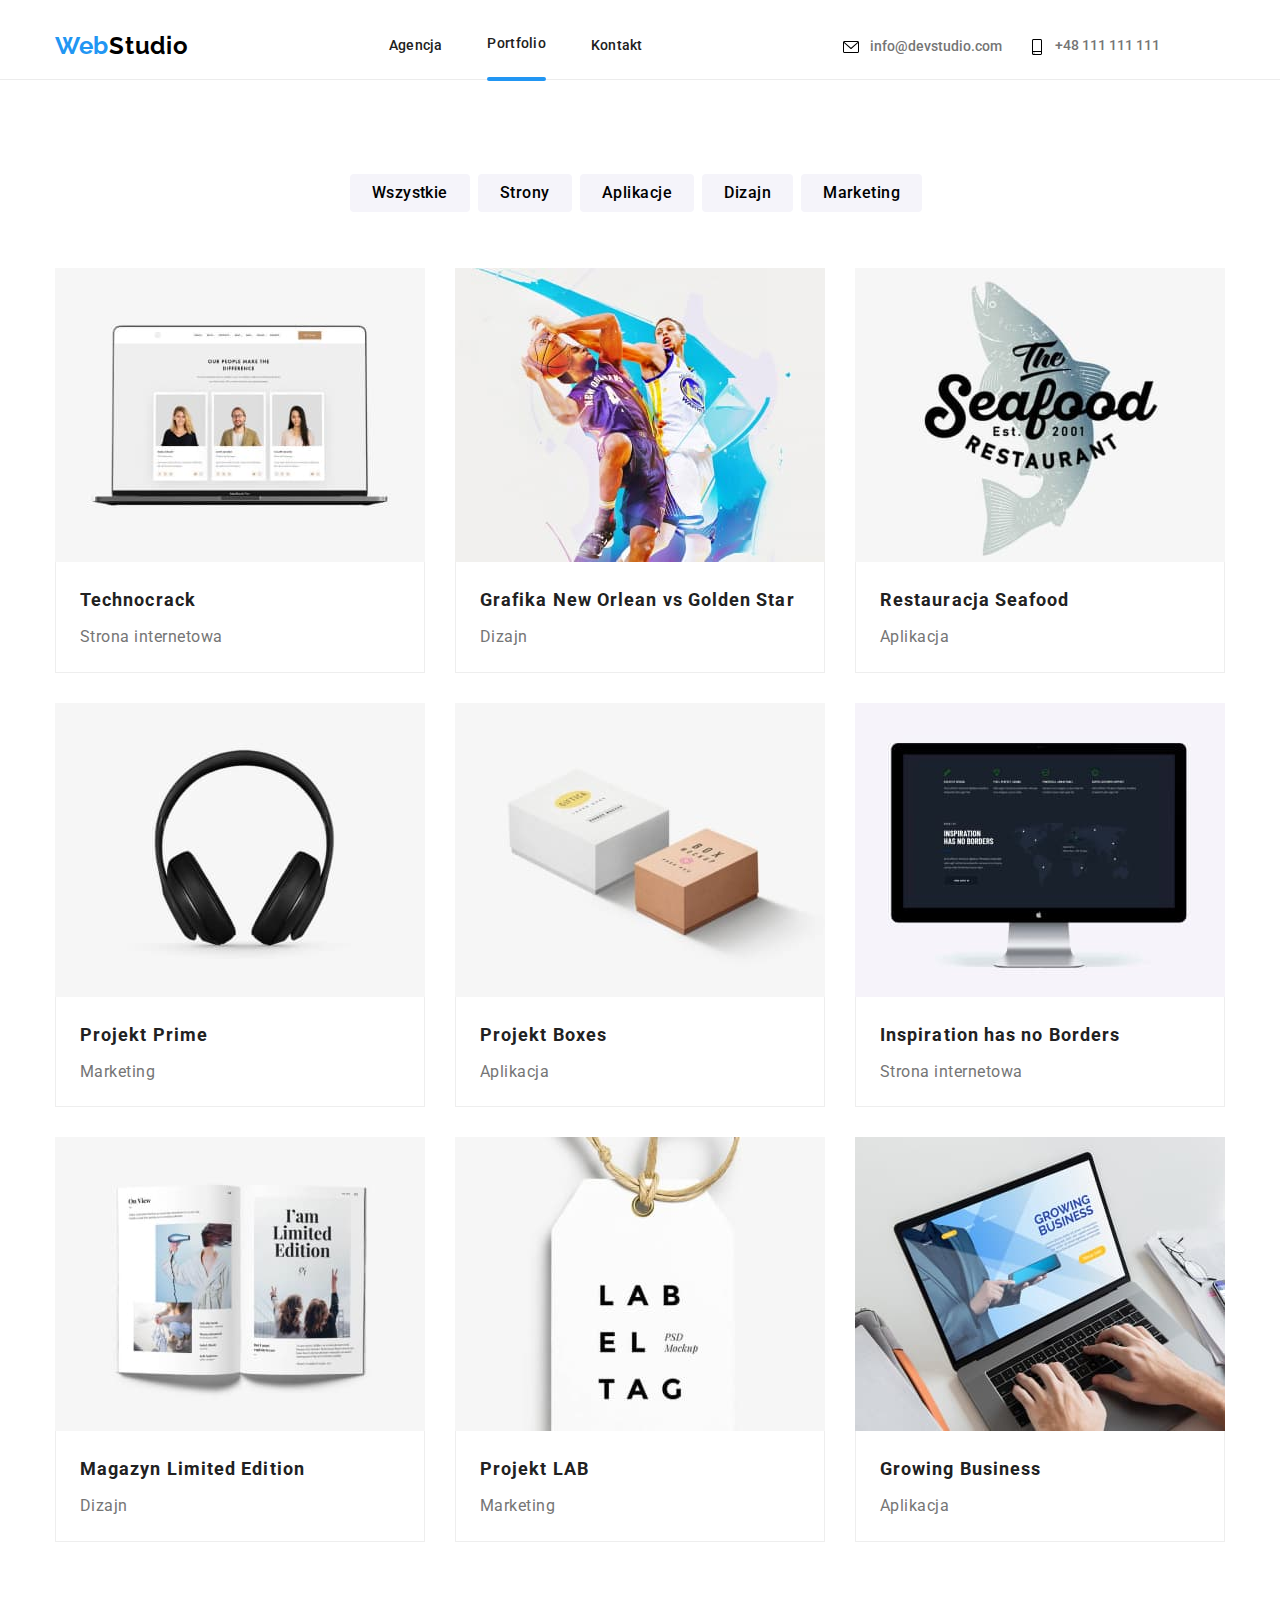
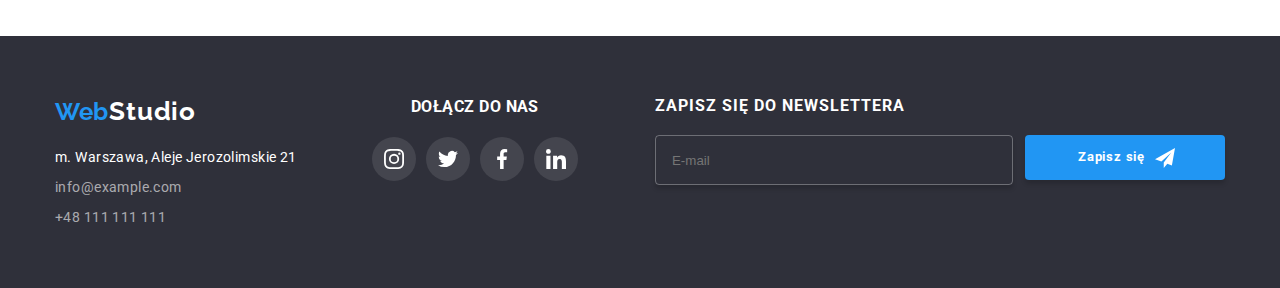
<file: portfolio.html>
<!DOCTYPE html>
<html lang="pl">
  <head>
    <meta charset="UTF-8" />
    <meta http-equiv="X-UA-Compatible" content="IE=edge" />
    <meta name="viewport" content="width=device-width, initial-scale=1.0" />
    <title>Portfolio</title>
    <!--!modern-normalize-->
    <link
      rel="stylesheet"
      href="https://cdnjs.cloudflare.com/ajax/libs/modern-normalize/1.1.0/modern-normalize.min.css"
      integrity="sha512-wpPYUAdjBVSE4KJnH1VR1HeZfpl1ub8YT/NKx4PuQ5NmX2tKuGu6U/JRp5y+Y8XG2tV+wKQpNHVUX03MfMFn9Q=="
      crossorigin="anonymous"
      referrerpolicy="no-referrer"
    />

    <!-- <link rel="stylesheet" href="css/styles.css" /> -->
    <link href="css/main.min.css" rel="stylesheet" />
    <link rel="preconnect" href="https://fonts.googleapis.com" />
    <link rel="preconnect" href="https://fonts.gstatic.com" crossorigin />
    <link
      href="https://fonts.googleapis.com/css2?family=Raleway:wght@700&family=Roboto:wght@400;500;700;900&display=swap"
      rel="stylesheet"
    />
  </head>
  <body>
    <div class="wrapper">
      <!--header-->
      <header class="page-header">
        <div class="container">
          <div class="top-box">
            <a class="top-box__logo-link" href="index.html"
              ><span class="top-box__logo-link top-box__logo-link--blue">Web</span>Studio</a
            >

            <nav class="nav">
              <ul class="menu">
                <li class="menu__item">
                  <a class="menu__link" href="index.html">Agencja</a>
                </li>
                <li class="menu__item menu__item--line">
                  <a class="menu__link" href="portfolio.html">Portfolio</a>
                </li>
                <li class="menu__item"><a class="menu__link" href="#">Kontakt</a></li>
              </ul>
            </nav>
            <ul class="contacts">
              <li class="contacts__item contacts__item--left">
                <a class="contacts__link" href="mailto:info@devstudio.com" target="_blank">
                  <svg class="contacts__icon-envelope" width="16" height="12">
                    <use href="images/icons.svg#message"></use>
                  </svg>
                  info@devstudio.com</a
                >
              </li>

              <li class="contacts__item">
                <a class="contacts__link" href="tel:+48111111111" target="_blank"
                  ><svg class="contacts__icon-smartphone" width="10" height="16">
                    <use href="images/icons.svg#phone"></use>
                  </svg>
                  +48 111 111 111</a
                >
              </li>
            </ul>
          </div>
        </div>
      </header>

      <main>
        <section class="section buttons">
          <div class="container">
            <ul class="buttons__list">
              <li>
                <button class="buttons__item" type="button">Wszystkie</button>
              </li>
              <li>
                <button class="buttons__item" type="button">Strony</button>
              </li>
              <li>
                <button class="buttons__item" type="button">Aplikacje</button>
              </li>
              <li>
                <button class="buttons__item" type="button">Dizajn</button>
              </li>
              <li>
                <button class="buttons__item" type="button">Marketing</button>
              </li>
            </ul>

            <ul class="cards">
              <li class="cards__item">
                <figure>
                  <div class="cards__box">
                    <img
                      class="cards__image"
                      src="images/pic1.jpg"
                      width="370"
                      height="294"
                      alt=""
                    />
                    <div class="cards__overlay">
                      <p class="cards__text">
                        Technocrack jest popularną platformą wykorzystywaną do rozpowszechniania
                        koronawirusa. Firmy wykorzystują tę platformę do celów szpiegowskich i
                        ataków na niezabezpieczone serwery konkurencji
                      </p>
                    </div>
                  </div>
                  <figcaption class="cards__description">
                    <h3 class="cards__title">Technocrack</h3>
                    <span class="cards__name">Strona internetowa</span>
                  </figcaption>
                </figure>
              </li>
              <li class="cards__item">
                <figure>
                  <div class="cards__box">
                    <img
                      class="cards__image"
                      src="images/pic2.jpg"
                      width="370"
                      height="294"
                      alt=""
                    />

                    <div class="cards__overlay">
                      <p class="cards__text">
                        Technocrack jest popularną platformą wykorzystywaną do rozpowszechniania
                        koronawirusa. Firmy wykorzystują tę platformę do celów szpiegowskich i
                        ataków na niezabezpieczone serwery konkurencji
                      </p>
                    </div>
                  </div>
                  <figcaption class="cards__description">
                    <h3 class="cards__title">Grafika New Orlean vs Golden Star</h3>
                    <span class="cards__name">Dizajn</span>
                  </figcaption>
                </figure>
              </li>
              <li class="cards__item">
                <figure>
                  <div class="cards__box">
                    <img
                      class="cards__image"
                      src="images/pic3.jpg"
                      width="370"
                      height="294"
                      alt=""
                    />
                    <div class="cards__overlay">
                      <p class="cards__text">
                        Technocrack jest popularną platformą wykorzystywaną do rozpowszechniania
                        koronawirusa. Firmy wykorzystują tę platformę do celów szpiegowskich i
                        ataków na niezabezpieczone serwery konkurencji
                      </p>
                    </div>
                  </div>
                  <figcaption class="cards__description">
                    <h3 class="cards__title">Restauracja Seafood</h3>
                    <span class="cards__name">Aplikacja</span>
                  </figcaption>
                </figure>
              </li>
              <li class="cards__item">
                <figure>
                  <div class="cards__box">
                    <img
                      class="cards__image"
                      src="images/pic4.jpg"
                      width="370"
                      height="294"
                      alt=""
                    />
                    <div class="cards__overlay">
                      <p class="cards__text">
                        Technocrack jest popularną platformą wykorzystywaną do rozpowszechniania
                        koronawirusa. Firmy wykorzystują tę platformę do celów szpiegowskich i
                        ataków na niezabezpieczone serwery konkurencji
                      </p>
                    </div>
                  </div>
                  <figcaption class="cards__description">
                    <h3 class="cards__title">Projekt Prime</h3>
                    <span class="cards__name">Marketing</span>
                  </figcaption>
                </figure>
              </li>
              <li class="cards__item">
                <figure>
                  <div class="cards__box">
                    <img
                      class="cards__image"
                      src="images/pic5.jpg"
                      width="370"
                      height="294"
                      alt=""
                    />
                    <div class="cards__overlay">
                      <p class="cards__text">
                        Technocrack jest popularną platformą wykorzystywaną do rozpowszechniania
                        koronawirusa. Firmy wykorzystują tę platformę do celów szpiegowskich i
                        ataków na niezabezpieczone serwery konkurencji
                      </p>
                    </div>
                  </div>
                  <figcaption class="cards__description">
                    <h3 class="cards__title">Projekt Boxes</h3>
                    <span class="cards__name">Aplikacja</span>
                  </figcaption>
                </figure>
              </li>
              <li class="cards__item">
                <figure>
                  <div class="cards__box">
                    <img
                      class="cards__image"
                      src="images/pic6.jpg"
                      width="370"
                      height="294"
                      alt=""
                    />
                    <div class="cards__overlay">
                      <p class="cards__text">
                        Technocrack jest popularną platformą wykorzystywaną do rozpowszechniania
                        koronawirusa. Firmy wykorzystują tę platformę do celów szpiegowskich i
                        ataków na niezabezpieczone serwery konkurencji
                      </p>
                    </div>
                  </div>
                  <figcaption class="cards__description">
                    <h3 class="cards__title">Inspiration has no Borders</h3>
                    <span class="cards__name">Strona internetowa</span>
                  </figcaption>
                </figure>
              </li>
              <li class="cards__item">
                <figure>
                  <div class="cards__box">
                    <img
                      class="cards__image"
                      src="images/pic7.jpg"
                      width="370"
                      height="294"
                      alt=""
                    />
                    <div class="cards__overlay">
                      <p class="cards__text">
                        Technocrack jest popularną platformą wykorzystywaną do rozpowszechniania
                        koronawirusa. Firmy wykorzystują tę platformę do celów szpiegowskich i
                        ataków na niezabezpieczone serwery konkurencji
                      </p>
                    </div>
                  </div>
                  <figcaption class="cards__description">
                    <h3 class="cards__title">Magazyn Limited Edition</h3>
                    <span class="cards__name">Dizajn</span>
                  </figcaption>
                </figure>
              </li>
              <li class="cards__item">
                <figure>
                  <div class="cards__box">
                    <img
                      class="cards__image"
                      src="images/pic8.jpg"
                      width="370"
                      height="294"
                      alt=""
                    />
                    <div class="cards__overlay">
                      <p class="cards__text">
                        Technocrack jest popularną platformą wykorzystywaną do rozpowszechniania
                        koronawirusa. Firmy wykorzystują tę platformę do celów szpiegowskich i
                        ataków na niezabezpieczone serwery konkurencji
                      </p>
                    </div>
                  </div>
                  <figcaption class="cards__description">
                    <h3 class="cards__title">Projekt LAB</h3>
                    <span class="cards__name">Marketing</span>
                  </figcaption>
                </figure>
              </li>
              <li class="cards__item">
                <figure>
                  <div class="cards__box">
                    <img
                      class="cards__image"
                      src="images/pic9.jpg"
                      width="370"
                      height="294"
                      alt=""
                    />
                    <div class="cards__overlay">
                      <p class="cards__text">
                        Technocrack jest popularną platformą wykorzystywaną do rozpowszechniania
                        koronawirusa. Firmy wykorzystują tę platformę do celów szpiegowskich i
                        ataków na niezabezpieczone serwery konkurencji
                      </p>
                    </div>
                  </div>
                  <figcaption class="cards__description">
                    <h3 class="cards__title">Growing Business</h3>
                    <span class="cards__name">Aplikacja</span>
                  </figcaption>
                </figure>
              </li>
            </ul>
          </div>
        </section>
      </main>
      <footer class="footer">
        <div class="container footer__container">
          <div class="footer__box">
            <a class="footer__logo" href="#"
              ><span class="top-box__logo-link top-box__logo-link--blue">Web</span>Studio</a
            >

            <address class="footer-address">
              <ul class="footer-address__list">
                <li class="footer-address__item footer-address__item--top">
                  <a
                    class="footer-address__link"
                    href="https://www.google.pl/maps/place/al.+Jerozolimskie+21,+00-508+Warszawa/@52.2305286,21.013843,17z/data=!3m1!4b1!4m5!3m4!1s0x471eccf3e52bee23:0xc5163bc7ec8d4437!8m2!3d52.2305286!4d21.0160317
   "
                    target="_blank"
                    >m. Warszawa, Aleje Jerozolimskie 21</a
                  >
                </li>

                <li class="footer-address__item footer-address__item--middle">
                  <a
                    class="footer-address__link footer-address__link--middle"
                    href="mailto:info@example.com"
                    target="_blank"
                    >info@example.com</a
                  >
                </li>
                <li class="footer-address__item footer-address__item--bottom">
                  <a
                    class="footer-address__link footer-address__link--bottom"
                    href="tel:+48111111111"
                    target="_blank"
                    >+48 111 111 111</a
                  >
                </li>
              </ul>
            </address>
          </div>
          <div class="social-icons">
            <p class="social-icons__text">Dołącz do nas</p>
            <div class="social-icons__box">
              <div class="social-icons__smallBox">
                <div class="social-icons__circle">
                  <a class="social-icons__link" href="#">
                    <svg class="social-icons__svg" width="20" height="20">
                      <use href="images/icons.svg#instagram"></use>
                    </svg>
                  </a>
                </div>
              </div>
              <div class="social-icons__smallBox">
                <div class="social-icons__circle">
                  <a class="social-icons__link" href="#">
                    <svg class="social-icons__svg" width="20" height="20">
                      <use href="images/icons.svg#twitter"></use>
                    </svg>
                  </a>
                </div>
              </div>
              <div class="social-icons__smallBox">
                <div class="social-icons__circle">
                  <a class="social-icons__link" href="#">
                    <svg class="social-icons__svg" width="20" height="20">
                      <use href="images/icons.svg#facebook"></use>
                    </svg>
                  </a>
                </div>
              </div>
              <div class="social-icons__smallBox">
                <div class="social-icons__circle">
                  <a class="social-icons__link" href="#">
                    <svg class="social-icons__svg" width="20" height="20">
                      <use href="images/icons.svg#likedin"></use>
                    </svg>
                  </a>
                </div>
              </div>
            </div>
          </div>
          <div class="bottomText">
            <p class="bottomText__text">Zapisz się do newslettera</p>

            <form class="bottom-form" name="e-mail-footer">
              <label>
                <input
                  class="bottom-form__email-btn"
                  placeholder="E-mail"
                  type="email"
                  name="email"
                />
              </label>
              <button class="submit-btn" type="submit" name="submit">
                Zapisz się
                <svg class="submit-btn__icon" width="20" height="20">
                  <use href="images/icons.svg#icon-icon-send-1"></use>
                </svg>
              </button>
            </form>
          </div>
        </div>
      </footer>
    </div>
  </body>
</html>
</file>
<file: css/styles.css>
* {
  margin: 0;
  padding: 0;
  box-sizing: border-box;
}

:root {
  --white: #ffffff;
  --bright: #f5f4fa;
  --black: #000000;
  --veryDark: #212121;
  --blue: #2196f3;
  --secondBlue: rgba(33, 150, 243, 0.9);
  --lightGray: #e5e5e5;
  --gray: #757575;
  --darkGray: #2f303a;
  --whiteGray: #ececec;
  --GreyGray: #afb1b8;
  --gradientColor: rgba(47, 48, 58, 0.4);
  --littleWhite: #eeeeee;
  --cubic: cubic-bezier(0.4, 0, 0.2, 1);
  --transitionTime: 250ms;
}
body {
  font-family: 'Roboto', sans-serif;
  background-color: var(--lightGray);
  color: var(--veryDark);
}
.wrapper {
  background-color: var(--white);
  margin: auto;
}
.container {
  max-width: 1200px;
  margin: auto;
}
.section {
  padding-top: 94px;
  padding-bottom: 94px;
}

.page-header {
  background-color: var(--white);

  border-bottom: 1px solid var(--whiteGray);
}
.top-box {
  display: flex;
}

.top-box__logo-link {
  font-family: 'Raleway';
  color: var(--black);
  font-weight: 700;
  font-size: 26px;
  line-height: 0.72;
  letter-spacing: 0.03em;
  display: flex;
  align-items: center;
  text-decoration: none;
}

.top-box__logo-link--blue {
  color: var(--blue);
}

.menu {
  list-style-type: none;
  padding-top: 32px;
  padding-bottom: 32px;
  align-items: center;
  font-size: 14px;
  font-weight: 500;
  line-height: 1.7;
  letter-spacing: 0.02em;
  display: flex;
  width: 254px;
  margin-left: 93px;
  justify-content: space-between;
}
.menu__item--line::after {
  content: '';
  border: 2px solid var(--blue);
  display: block;
  position: relative;
  top: 33px;
  border-radius: 4px;
  background-color: var(--blue);
}

.menu__link {
  color: inherit;
  text-decoration: none;
  line-height: 1.17;
}

.menu__link:hover,
.menu__link:focus {
  color: var(--blue);
  transition: var(--transitionTime) var(--cubic);
}
.contacts {
  list-style-type: none;
  display: flex;
  margin-left: 345px;
  font-size: 14px;
  font-weight: 500;
  color: var(--gray);
  align-items: center;
}

.contacts__item--left {
  margin-right: 50px;
}

.contacts__link {
  text-decoration: none;
  color: var(--gray);
  line-height: 1.17;
}

.contacts__link:hover,
.contacts__link:focus {
  color: var(--blue);
  fill: var(--blue);
  transition: var(--transitionTime) var(--cubic);
}

.contacts__icon-envelope {
  margin-right: 10px;
  vertical-align: middle;
}

.contacts__icon-smartphone {
  margin-right: 10px;
  vertical-align: middle;
}
.hero {
  background: var(--darkGray);

  background-size: cover;
  background-repeat: no-repeat;
  background-image: linear-gradient(to bottom, var(--gradientColor), var(--gradientColor)),
    url('../images/img10.jpg');
  max-width: 1600px;
  height: 600px;
  margin: auto;
  display: flex;
  align-items: center;
  justify-content: center;
  flex-direction: column;
  text-align: center;
}

.hero__title {
  width: 696px;

  color: var(--white);

  font-size: 44px;
  letter-spacing: 6px;
  line-height: 1.36;
}
.hero__button {
  width: 200px;
  padding: 10px 41px 10px 42px;
  margin-top: 30px;
  font-size: 16px;
  line-height: 1.87;
  background: var(--blue);
  border: 1px solid var(--blue);
  border-radius: 4px;
  color: var(--white);
}
.hero__button:hover,
.hero__button:focus {
  cursor: pointer;
  transition: var(--transitionTime) var(--cubic);
}

.features-list {
  list-style-type: none;
  letter-spacing: 0.03em;
  display: flex;

  margin: auto;
  padding: 0px 15px;
}

.features-list__item {
  width: 270px;
  margin-right: 30px;
}
.features-list__title {
  font-weight: 700;
  font-size: 14px;
  line-height: 1.14;
  width: 270px;
  text-transform: uppercase;
  margin-top: 0;
  color: var(--veryDark);
}

.features-list__text {
  font-size: 14px;
  line-height: 1.7;
  margin-top: 10px;
  letter-spacing: 0.03em;
  color: var(--gray);
}
.features-list__icon {
  width: 270px;
  height: 120px;
  background-color: var(--bright);
  padding-bottom: 25px;
  padding-top: 25px;
  padding-left: 100px;
  margin-bottom: 30px;

  border-radius: 4px;
}

.container .work__images {
  margin: auto;
}

.box-box {
  background-color: rgba(47, 48, 58, 0.8);
  position: absolute;
  width: 100%;
  display: flex;
  justify-content: center;
  align-items: center;
  height: 70px;
  bottom: 4px;
}
.work {
  padding-top: 0;
}
.work__title {
  font-weight: 700;
  font-size: 36px;
  line-height: 1.16;

  letter-spacing: 0.03em;
  text-align: center;
  margin-bottom: 50px;
}

.work__images {
  list-style-type: none;
  display: flex;
  margin-top: 50px;
  margin-left: 215px;

  justify-content: space-between;
  padding: 0px 15px;
}
.work__item {
  position: relative;
}

.work__text {
  text-transform: uppercase;
  font-size: 14px;
  color: var(--white);
  font-weight: 700;
  letter-spacing: 1px;
}

.stuff {
  background-color: var(--bright);
}
.stuff__big-title {
  font-weight: 700;
  font-size: 36px;
  line-height: 1.16;

  letter-spacing: 0.03em;

  text-align: center;
}

.stuff__list {
  list-style-type: none;
  margin-top: 50px;
  display: flex;

  justify-content: space-between;
  padding: 0px 15px;
}
.stuff__item {
  background-color: var(--white);
  border-bottom-right-radius: 4px;
  border-bottom-left-radius: 4px;
  box-shadow: 0px 1px 3px rgba(0, 0, 0, 0.12), 0px 1px 1px rgba(0, 0, 0, 0.14),
    0px 2px 1px rgba(0, 0, 0, 0.2);
}

.stuff__title {
  font-weight: 500;
  font-size: 16px;
  line-height: 1.18;
  margin-top: 30px;
  letter-spacing: 0.03em;
  text-align: center;
  color: var(--darkGray);
}
.stuff__text {
  font-size: 16px;
  line-height: 1.18;
  margin-top: 10px;
  letter-spacing: 0.03em;
  text-align: center;
  color: var(--gray);
  margin-bottom: 16px;
}

.stuff__box {
  width: 206px;
  height: 56px;
  margin-left: 32px;
  margin-bottom: 18px;

  display: flex;
  justify-content: space-between;
}

.stuff__circle {
  width: 44px;
  height: 44px;
  border-radius: 100%;

  display: flex;
  align-items: center;
  justify-content: center;
}
.stuff__circle:hover,
.stuff__circle:focus {
  background-color: var(--blue);
  fill: var(--white);
  transition: var(--transitionTime) var(--cubic);
}
.stuff__circle:focus svg {
  background-color: var(--blue);
  fill: var(--white);
  transition: var(--transitionTime) var(--cubic);
}
.stuff__circle:hover svg {
  fill: var(--white);
  transition: var(--transitionTime) var(--cubic);
}

.stuff__link {
  fill: var(--GreyGray);
  display: flex;
  justify-content: center;
  align-items: center;
}

.our-clients-container {
  padding: 0px 15px;
}

.clients__title {
  font-size: 36px;
  font-weight: 700;
  text-align: center;
  margin-bottom: 50px;
}

.clients__icons {
  display: flex;
  flex-wrap: wrap;
  justify-content: space-between;
}
@media screen and (min-width: 767px) {
  .clients__icons {
    display: flex;
  }
}
.clients__box {
  border: 1px solid #afb1b8;
  border-radius: 4px;
  width: 170px;
  display: flex;
  justify-content: center;
  align-items: center;
  padding-top: 17.71px;
  padding-bottom: 14.25px;
}
.clients__box:hover {
  border: 1px solid var(--blue);
  transition: var(--transitionTime) var(--cubic);
}
.clients__link {
  fill: var(--GreyGray);
}
.clients__link:hover {
  fill: var(--blue);
  transition: var(--transitionTime) var(--cubic);
}
.clients__link:focus {
  fill: var(--blue);
  transition: var(--transitionTime) var(--cubic);
}
.clients__box:hover svg {
  fill: var(--blue);
  transition: var(--transitionTime) var(--cubic);
}
.footer {
  background: var(--darkGray);
  display: flex;
}
.footer__container {
  display: block;

  /* padding-left: 15px; */
}
@media screen and (min-width: 767px) {
  .footer__container {
    display: flex;
  }
}

.footer__logo {
  font-family: 'Raleway';
  color: var(--white);
  font-weight: 700;
  font-size: 26px;
  line-height: 1.19;
  letter-spacing: 0.03em;
  padding-top: 60px;
  display: flex;
  text-decoration: none;
}
.footer-address__list {
  list-style-type: none;

  font-size: 14px;
  margin-top: 20px;
  line-height: 1.5;
  padding-bottom: 60px;
}
.footer-address__item--top {
  margin-bottom: 9px;
}
.footer-address__item--middle {
  margin-bottom: 9px;
}
.footer-address__link {
  text-decoration: none;
  color: var(--white);

  font-style: normal;
  letter-spacing: 0.03em;
}

.footer-address__link--middle {
  text-decoration-line: underline;
  font-style: normal;
  letter-spacing: 0.03em;
  color: rgba(255, 255, 255, 0.6);
}

.footer-address__link--bottom {
  text-decoration: none;
  font-style: normal;
  color: rgba(255, 255, 255, 0.6);
  letter-spacing: 0.03em;
}
.footer-address__link:hover,
.footer-address__link:focus {
  color: var(--blue);
  transition: var(--transitionTime) var(--cubic);
}

.social-icons {
  margin-left: 70px;
  padding-top: 72px;
}
.social-icons__text {
  text-transform: uppercase;
  color: #fff;
  line-height: 1.17;

  font-weight: 700;
  letter-spacing: 0.3px;
}

.social-icons__box {
  width: 206px;

  margin-top: 20px;
  display: flex;
  justify-content: space-between;
}
.social-icons__link {
  fill: var(--white);
  display: flex;
  justify-content: center;
  align-items: center;
}

.social-icons__circle {
  background-color: rgba(255, 255, 255, 0.1);
  width: 44px;
  height: 44px;
  border-radius: 100%;
  display: flex;
  align-items: center;
  justify-content: center;
  cursor: pointer;
}
.social-icons__circle:hover,
.social-icons__circle:focus {
  background-color: var(--blue);
  transition: var(--transitionTime) var(--cubic);
}
.social-icons__smallBox {
  width: 44px;
  height: 44px;
  display: flex;
  justify-content: center;
  align-items: center;
}
/*FOOTER FORM*/

.bottomText {
  margin-left: 78px;
}

.bottomText__text {
  color: var(--white);
  margin-top: 72px;
  text-transform: uppercase;
  font-weight: 700;
  letter-spacing: 1px;
}

.bottom-form__email-btn {
  margin-top: 20px;
  height: 50px;
  width: 358px;
  border-radius: 4px;
  box-shadow: 0px 4px 4px rgba(0, 0, 0, 0.15);
  background-color: inherit;
  border: 1px solid rgba(255, 255, 255, 0.3);
  padding-left: 30px;
}
.submit-btn {
  margin-left: 12px;
  width: 200px;
  height: 50px;
  background-color: var(--blue);
  border-radius: 4px;
  box-shadow: 0px 4px 4px rgba(0, 0, 0, 0.15);
  border: 1px solid var(--blue);
  padding-right: 40px;
  color: var(--white);
  letter-spacing: 0.06em;
  font-weight: 700;
  line-height: 1.87;
  font-family: inherit;
  position: relative;
  cursor: pointer;
}
.submit-btn__icon {
  fill: var(--white);
  position: absolute;
  top: 14px;
  right: 35px;
}
/*MODAL*/
.is-hidden {
  opacity: 0;
  visibility: hidden;
  pointer-events: none;
  transition: opacity 300ms 300ms ease, visibility 300ms 300ms ease;
}
.backdrop {
  position: fixed;
  background-color: rgba(0, 0, 0, 0.2);
  width: 100%;
  height: 100%;
  top: 0;
  left: 0;
  z-index: 1;
  display: flex;
  justify-content: center;
  align-items: center;
}
.modal {
  width: 528px;
  min-height: 581px;
  background-color: var(--white);

  position: relative;
  transition: 1s ease-in-out;
  box-shadow: 0px 1px 3px rgba(0, 0, 0, 0.12), 0px 1px 1px rgba(0, 0, 0, 0.14),
    0px 2px 1px rgba(0, 0, 0, 0.2);
}
.backdrop.is-hidden .modal {
  transform: translateX(30%) translateY(30%) rotate(90deg);
}

.modal__close-btn {
  width: 30px;
  height: 30px;
  border-radius: 50%;
  margin-left: 490px;
  margin-top: 8px;
  border: 1px solid rgba(0, 0, 0, 0.1);
  background-color: var(--white);
  font-size: 30px;
  display: flex;
  justify-content: center;
  align-items: center;
  cursor: pointer;
}
/*PORTFOLIO*/

.buttons__list {
  list-style-type: none;
  display: flex;
  justify-content: center;
}
.buttons__item {
  padding: 6px 22px;
  border: none;
  background: var(--bright);
  border-radius: 4px;
  margin-right: 8px;
  font-family: 'Roboto';

  font-weight: 500;
  font-size: 16px;
  line-height: 1.6;
  letter-spacing: 0.03em;
}
.buttons__item:hover,
.buttons__item:focus {
  color: var(--white);
  cursor: pointer;
  outline: none;
  background-color: var(--blue);
  box-shadow: 0px 3px 1px rgba(0, 0, 0, 0.1), 0px 1px 2px rgba(0, 0, 0, 0.08),
    0px 2px 2px rgba(0, 0, 0, 0.1);
  transition: var(--transitionTime) var(--cubic);
}

.cards {
  list-style-type: none;
  margin-top: 56px;
  padding: 0px 15px;
  display: flex;
  flex-wrap: wrap;
  gap: 30px;
  background-color: var(--white);
}
.cards__image {
  vertical-align: middle;
}
.cards__item:hover {
  box-shadow: 0px 1px 1px rgba(0, 0, 0, 0.12), 0px 4px 4px rgba(0, 0, 0, 0.06),
    1px 4px 6px rgba(0, 0, 0, 0.16);
  transition: var(--transitionTime) var(--cubic);
}

.cards__title {
  font-weight: 700;
  font-size: 18px;
  line-height: 2;

  letter-spacing: 0.06em;
}

.cards__name {
  font-size: 16px;
  line-height: 1.87;

  margin-top: 4px;
  letter-spacing: 0.03em;
  display: flex;
  flex-direction: column;
  color: var(--gray);
}
.cards__description {
  padding-left: 24px;
  padding-bottom: 20px;
  border-bottom: 1px solid var(--littleWhite);
  border-right: 1px solid var(--littleWhite);
  border-left: 1px solid var(--littleWhite);
  padding-top: 20px;
}

/*PORTFOLIO OVERLAY*/

.cards__box {
  width: 370px;
  height: 294px;

  position: relative;
  overflow: hidden;
}
.cards__box:hover .cards__overlay {
  transform: translatey(0);
}

.cards__overlay {
  position: absolute;
  top: 0;
  left: 0;
  width: 100%;
  height: 100%;
  background-color: var(--secondBlue);

  transform: translatey(100%);
  transition: transform 250ms ease;
}

.cards__text {
  color: var(--white);
  font-size: 18px;
  line-height: 1.55;
  padding-top: 49px;
  padding-right: 45px;
  padding-bottom: 49px;
  padding-left: 24px;
}

/*MODAL FORM*/
.modal__text {
  font-size: 20px;
  font-weight: 700;
  color: var(--veryDark);
  line-height: 1.17;
  letter-spacing: 1px;
  text-align: center;
}

.modal-form__input {
  width: 100%;
  display: block;
  height: 40px;
  border-radius: 4px;
  border: 1px solid rgba(33, 33, 33, 0.2);
  padding-left: 35px;
  margin-left: 0px;
  outline: 0;
}
.modal-form__input:focus {
  border-color: var(--blue);
  transition: var(--transitionTime) var(--cubic);
}
.modal-form__input:focus + svg {
  fill: var(--blue);
  transition: var(--transitionTime) var(--cubic);
}
.icons-svg {
  position: absolute;
  top: 12px;
  left: 10px;
}
.icons-svg:hover {
  fill: #2196f3;
}

.modal-form__box {
  padding-left: 40px;
  margin-top: 10px;
}

.modal-form__wrapper {
  position: relative;
  margin-top: 4px;
  padding-right: 40px;
}

.textarea {
  display: block;
  border: 1px solid rgba(33, 33, 33, 0.2);
  width: 100%;
  height: 120px;
  border-radius: 4px;
  margin-left: 0px;
  resize: none;
  padding-left: 16px;
  padding-top: 12px;
  outline: 0;
}
.textarea:focus {
  border-color: var(--blue);
  transition: var(--transitionTime) var(--cubic);
}

.textarea::placeholder {
  font-style: normal;
  font-weight: 400;
  font-size: 12px;
  line-height: 1, 16;
  letter-spacing: 0.01em;
  color: rgba(117, 117, 117, 0.5);
}

.modal-form__label {
  font-size: 12px;
  color: var(--gray);
}

.checkbox {
  display: flex;
  justify-content: center;
  align-items: center;
  margin-top: 20px;
  color: var(--gray);
  line-height: 1.71;
  font-size: 14px;
  letter-spacing: 0.03em;
  margin-bottom: 30px;
  position: relative;
}
.checkbox__input {
  visibility: hidden;
}
.checkbox__text {
  cursor: pointer;
}

.checkbox__link {
  color: var(--blue);
}
.checkbox__icon {
  position: absolute;
  top: 2px;
  left: 53px;
  fill: transparent;

  fill: var(--veryDark);
}

.checkbox__icon-pipe {
  position: absolute;
  top: 2px;
  left: 55px;
  opacity: 1;
}
.checkbox__input:checked + svg {
  background-color: #2196f3;
  fill: transparent;
  border-radius: 2px;
}
.submit-modal-btn {
  margin-left: 164px;
  background-color: var(--blue);
  color: var(--white);
  border-radius: 4px;
  border: 1px solid var(--blue);
  width: 200px;
  height: 50px;
  outline: 0;
}
</file>
<file: css/main.min.css>
*{-webkit-box-sizing:border-box;box-sizing:border-box;padding:0;margin:0}body{font-family:var(--primaryFont);color:var(--secondaryDarkColor);background-color:#e5e5e5}.container{max-width:480px;margin:auto}@media screen and (min-width: 768px){.container{max-width:768px}}@media screen and (min-width: 1200px){.container{max-width:1200px}}.section{padding-top:60px;padding-bottom:60px}@media screen and (min-width: 1200px){.section{padding-top:94px;padding-bottom:94px}}img{display:block;max-width:100%;height:auto}h1,h2,h3,h4,h5,h6,p,ul{margin:0}:root{--primaryColor: #ffffff;--secondaryDarkColor: #212121;--defalutHoverColor: #2196f3;--secondaryGrayColor: #2f303a;--gradientColor: rgba(47, 48, 58, 0.4);--gray: #757575;--bright: #f5f4fa;--primaryFontColor: #000000;--primaryFont: "Roboto", sans-serif;--secondaryFont: "Raleway";--primaryFontWeight: 500;--secondaryFontWeight: 700;--primaryFontSize: 14px;--secondaryFontSize: 16px;--cubic: cubic-bezier(0.4, 0, 0.2, 1);--mainTransition: 250ms;--desktop: 1200px;--tablet: 768px;--tel: 480px}.page-header{background-color:var(--primaryColor);border-bottom:1px solid #ececec}@media screen and (min-width: 767px){.page-header{height:80px}}@media screen and (max-width: 767px){.nav{display:none}}.top-box{display:-webkit-box;display:-ms-flexbox;display:flex;-webkit-box-pack:justify;-ms-flex-pack:justify;justify-content:space-between;padding:10px 15px}@media(min-width: 767px){.top-box{padding:0 15px}}.top-box__logo-link{font-family:var(--secondaryFont);color:var(--primaryFontColor);font-weight:var(--secondaryFontWeight);font-size:24px;line-height:.72;letter-spacing:.03em;display:-webkit-box;display:-ms-flexbox;display:flex;-webkit-box-align:center;-ms-flex-align:center;align-items:center;text-decoration:none}.top-box__logo-link--blue{color:var(--defalutHoverColor)}.menu{list-style-type:none;padding-top:32px;padding-bottom:32px;-webkit-box-align:center;-ms-flex-align:center;align-items:center;font-size:var(--primaryFontSize);font-weight:var(--primaryFontWeight);line-height:1.7;letter-spacing:.02em;display:-webkit-box;display:-ms-flexbox;display:flex;width:254px;-webkit-box-pack:justify;-ms-flex-pack:justify;justify-content:space-between}.menu__item--line::after{content:"";border:2px solid var(--defalutHoverColor);display:block;position:relative;top:21px;border-radius:4px;background-color:var(--defalutHoverColor)}.menu__link{color:inherit;text-decoration:none;line-height:1.17}.menu__link:hover,.menu__link:focus{color:var(--defalutHoverColor);-webkit-transition:var(--mainTransition) var(--cubic);transition:var(--mainTransition) var(--cubic)}.contacts{list-style-type:none;display:-webkit-box;display:-ms-flexbox;display:flex;-webkit-box-orient:vertical;-webkit-box-direction:normal;-ms-flex-direction:column;flex-direction:column;font-size:var(--primaryFontSize);font-weight:500;color:var(--gray);-webkit-box-pack:center;-ms-flex-pack:center;justify-content:center;-webkit-box-align:end;-ms-flex-align:end;align-items:flex-end;gap:10px;padding-right:15px}.contacts__link{text-decoration:none;color:var(--gray);line-height:1.17}@media(min-width: 767px)and (max-width: 1199px){.contacts__item--right{margin-right:30px}}@media(max-width: 767px){.contacts{display:none}}@media(min-width: 1199px){.contacts{display:-webkit-box;display:-ms-flexbox;display:flex;-webkit-box-orient:horizontal;-webkit-box-direction:normal;-ms-flex-direction:row;flex-direction:row;-webkit-box-align:center;-ms-flex-align:center;align-items:center;margin-right:50px;gap:30px}}.contacts__link:hover,.contacts__link:focus{color:var(--defalutHoverColor);fill:var(--defalutHoverColor);-webkit-transition:var(--mainTransition) var(--cubic);transition:var(--mainTransition) var(--cubic)}.contacts__icon-envelope{margin-right:8px;vertical-align:middle}@media(min-width: 1199px){.contacts__icon-envelope{margin-right:8px}}.contacts__icon-smartphone{margin-right:8px;vertical-align:middle}@media(min-width: 1199px){.contacts__icon-smartphone{margin-right:10px}}.features{background-color:var(--primaryColor)}.features-list{list-style-type:none;letter-spacing:.03em;display:-webkit-box;display:-ms-flexbox;display:flex;-webkit-box-orient:vertical;-webkit-box-direction:normal;-ms-flex-direction:column;flex-direction:column;padding-left:15px;padding-right:15px}.features-list__item :last-child{max-width:450px;-webkit-box-align:center;-ms-flex-align:center;align-items:center}.features-list__title{font-weight:var(--secondaryFontWeight);font-size:var(--primaryFontSize);line-height:1.14;width:270px;text-transform:uppercase;margin-bottom:10px;color:var(--secondaryDarkColor)}.features-list__text{font-size:var(--primaryFontSize);line-height:1.7;margin-bottom:30px;letter-spacing:.03em;color:#757575}.features-list__icon{background-color:#f5f4fa;margin:0 auto;border-radius:4px;display:-webkit-box;display:-ms-flexbox;display:flex;-webkit-box-pack:center;-ms-flex-pack:center;justify-content:center;-webkit-box-align:center;-ms-flex-align:center;align-items:center}@media screen and (min-width: 1200px){.features-list__icon{width:270px;padding-left:100px;margin-bottom:30px;margin-top:30px}}@media screen and (min-width: 1200px){.features-list{display:-webkit-box;display:-ms-flexbox;display:flex;-webkit-box-orient:horizontal;-webkit-box-direction:normal;-ms-flex-direction:row;flex-direction:row;-webkit-box-pack:justify;-ms-flex-pack:justify;justify-content:space-between}}@media screen and (min-width: 768px)and (max-width: 1199px){.features-list{-webkit-box-orient:horizontal;-webkit-box-direction:normal;-ms-flex-direction:row;flex-direction:row;display:-webkit-box;display:-ms-flexbox;display:flex;-ms-flex-wrap:wrap;flex-wrap:wrap;gap:30px;padding-left:15px;padding-right:15px}}@media screen and (min-width: 768px)and (max-width: 1199px){.features-list__item,.features-list__icon{width:354px}}@media screen and (min-width: 768px)and (max-width: 1199px){.features-list__icon{width:354px;padding-left:144px}}.extra-div{display:-webkit-box;display:-ms-flexbox;display:flex;background-color:#f5f4fa;-webkit-box-pack:center;-ms-flex-pack:center;justify-content:center;-webkit-box-align:center;-ms-flex-align:center;align-items:center;padding:25px 0;margin-bottom:30px;border-radius:4px}@media(min-width: 1200px){.extra-div{padding:0}}@media(min-width: 1200px){.features-list__item{width:270px}}.hero{background:var(--secondaryGrayColor);background-position:center;background-size:cover;background-repeat:no-repeat;background-image:-webkit-gradient(linear, left top, left bottom, from(var(--gradientColor)), to(var(--gradientColor))),url("../images/HeaderSmall.jpg");background-image:linear-gradient(to bottom, var(--gradientColor), var(--gradientColor)),url("../images/HeaderSmall.jpg");max-width:480px;height:400px;margin:auto;display:-webkit-box;display:-ms-flexbox;display:flex;-webkit-box-align:center;-ms-flex-align:center;align-items:center;-webkit-box-pack:center;-ms-flex-pack:center;justify-content:center;-webkit-box-orient:vertical;-webkit-box-direction:normal;-ms-flex-direction:column;flex-direction:column;text-align:center}@media(min-device-pixel-ratio: 2),(-webkit-min-device-pixel-ratio: 2),(min-resolution: 192dpi),(min-resolution: 2dppx){.hero{background-image:-webkit-gradient(linear, left top, left bottom, from(var(--gradientColor)), to(var(--gradientColor))),url("../images/Headerimg.jpg");background-image:linear-gradient(to bottom, var(--gradientColor), var(--gradientColor)),url("../images/Headerimg.jpg")}}@media(min-width: 768px)and (max-width: 1199px){.hero{background-image:-webkit-gradient(linear, left top, left bottom, from(var(--gradientColor)), to(var(--gradientColor))),url("../images/HeaderImg2.jpg");background-image:linear-gradient(to bottom, var(--gradientColor), var(--gradientColor)),url("../images/HeaderImg2.jpg");background-size:cover;width:100%;max-width:1600px;height:400px}}@media(min-device-pixel-ratio: 2),(-webkit-min-device-pixel-ratio: 2),(min-resolution: 192dpi),(min-resolution: 2dppx){.hero{background-image:-webkit-gradient(linear, left top, left bottom, from(var(--gradientColor)), to(var(--gradientColor))),url("../images/HeaderImg3.jpg");background-image:linear-gradient(to bottom, var(--gradientColor), var(--gradientColor)),url("../images/HeaderImg3.jpg")}}@media(min-width: 1200px){.hero{background-image:-webkit-gradient(linear, left top, left bottom, from(var(--gradientColor)), to(var(--gradientColor))),url("../images/img10.jpg");background-image:linear-gradient(to bottom, var(--gradientColor), var(--gradientColor)),url("../images/img10.jpg");background-size:cover;max-width:1600px;height:600px}}@media(min-device-pixel-ratio: 2),(-webkit-min-device-pixel-ratio: 2),(min-resolution: 192dpi),(min-resolution: 2dppx){.hero{background-image:-webkit-gradient(linear, left top, left bottom, from(var(--gradientColor)), to(var(--gradientColor))),url("../images/Imgx2big.jpg");background-image:linear-gradient(to bottom, var(--gradientColor), var(--gradientColor)),url("../images/Imgx2big.jpg")}}.hero__title{max-width:696px;color:var(--primaryColor);font-weight:900;font-size:26px;letter-spacing:6px;line-height:1.36}.hero__button{width:200px;padding:10px 41px 10px 42px;margin-top:30px;font-size:16px;line-height:1.6;background:var(--defalutHoverColor);border:1px solid var(--defalutHoverColor);border-radius:4px;color:var(--primaryColor)}@media screen and (min-width: 1200px){.hero__title{font-size:44px;line-height:1.3636363636}}.hero__button:hover,.hero__button:focus{cursor:pointer;-webkit-transition:var(--mainTransition) var(--cubic);transition:var(--mainTransition) var(--cubic)}.container .work__images{margin:auto}.box-box{background-color:rgba(47,48,58,.8);position:absolute;width:100%;display:-webkit-box;display:-ms-flexbox;display:flex;-webkit-box-pack:center;-ms-flex-pack:center;justify-content:center;-webkit-box-align:center;-ms-flex-align:center;align-items:center;height:70px;bottom:0}.work{padding-top:0;background-color:var(--primaryColor)}.work__title{font-weight:var(--secondaryFontWeight);font-size:36px;line-height:1.16;letter-spacing:.03em;text-align:center;margin-bottom:50px}.work__images{list-style-type:none;display:-webkit-box;display:-ms-flexbox;display:flex;margin-top:50px;margin-left:215px;-webkit-box-pack:justify;-ms-flex-pack:justify;justify-content:space-between;padding:0px 15px}.work__item{position:relative}.work__text{text-transform:uppercase;font-size:var(--primaryFontSize);color:var(--primaryColor);font-weight:var(--secondaryFontWeight);letter-spacing:1px}@media screen and (max-width: 1199px){.work{display:none}}.stuff{background-color:var(--bright)}.stuff__big-title{font-weight:var(--secondaryFontWeight);font-size:28px;line-height:1.16;letter-spacing:.03em;text-align:center}@media(min-width: 1200px){.stuff__big-title{font-size:36px;line-height:1.16;letter-spacing:.03em}}.stuff__list{list-style-type:none;margin-top:50px;display:-webkit-box;display:-ms-flexbox;display:flex;-webkit-box-orient:vertical;-webkit-box-direction:normal;-ms-flex-direction:column;flex-direction:column;padding:0 15px}@media(min-width: 768px){.stuff__list{-webkit-box-orient:horizontal;-webkit-box-direction:normal;-ms-flex-direction:row;flex-direction:row;-ms-flex-wrap:wrap;flex-wrap:wrap;gap:30px;padding-left:15px;padding-right:15px}}@media(min-width: 1200px){.stuff__list{margin-top:50px;display:-webkit-box;display:-ms-flexbox;display:flex;-webkit-box-pack:justify;-ms-flex-pack:justify;justify-content:space-between;padding:0px 15px}}.stuff__item{max-width:450px;margin-bottom:30px;background-color:var(--primaryColor);border-bottom-right-radius:4px;border-bottom-left-radius:4px;-webkit-box-shadow:0px 1px 3px rgba(0,0,0,.12),0px 1px 1px rgba(0,0,0,.14),0px 2px 1px rgba(0,0,0,.2);box-shadow:0px 1px 3px rgba(0,0,0,.12),0px 1px 1px rgba(0,0,0,.14),0px 2px 1px rgba(0,0,0,.2)}@media(min-width: 1200px){.stuff__item{width:270px;margin-left:0;margin-right:0}}@media(min-width: 767px)and (max-width: 1199px){.stuff__item{width:354px;margin-left:0;margin-right:0}}.stuff__title{font-weight:var(--primaryFontWeight);font-size:var(--secondaryFontSize);line-height:1.18;margin-top:30px;letter-spacing:.03em;text-align:center;color:var(--secondaryGrayColor)}.stuff__text{font-size:var(--secondaryFontSize);line-height:1.18;margin-top:10px;letter-spacing:.03em;text-align:center;color:var(--gray);margin-bottom:16px}.stuff__box{max-width:206px;height:56px;margin-bottom:18px;display:-webkit-box;display:-ms-flexbox;display:flex;-webkit-box-pack:justify;-ms-flex-pack:justify;justify-content:space-between}.stuff__circle{width:44px;height:44px;border-radius:100%;display:-webkit-box;display:-ms-flexbox;display:flex;-webkit-box-align:center;-ms-flex-align:center;align-items:center;-webkit-box-pack:center;-ms-flex-pack:center;justify-content:center}.stuff__circle:hover,.stuff__circle:focus{background-color:var(--defalutHoverColor);fill:var(--primaryColor);-webkit-transition:var(--mainTransition) var(--cubic);transition:var(--mainTransition) var(--cubic)}.stuff__circle:focus svg{background-color:var(--defalutHoverColor);fill:var(--primaryColor);-webkit-transition:var(--mainTransition) var(--cubic);transition:var(--mainTransition) var(--cubic)}.stuff__circle:hover svg{fill:var(--primaryColor);-webkit-transition:var(--mainTransition) var(--cubic);transition:var(--mainTransition) var(--cubic)}.stuff__link{fill:#afb1b8;display:-webkit-box;display:-ms-flexbox;display:flex;-webkit-box-pack:center;-ms-flex-pack:center;justify-content:center;-webkit-box-align:center;-ms-flex-align:center;align-items:center}.stuff__box-one{display:-webkit-box;display:-ms-flexbox;display:flex;-webkit-box-pack:center;-ms-flex-pack:center;justify-content:center}.clients{background-color:var(--primaryColor);padding-left:15px;padding-right:15px}.clients__title{font-size:36px;font-weight:var(--secondaryFontWeight);text-align:center;margin-bottom:50px;color:var(--secondaryDarkColor)}.clients__icons{display:-webkit-box;display:-ms-flexbox;display:flex;-ms-flex-wrap:wrap;flex-wrap:wrap;-webkit-box-pack:justify;-ms-flex-pack:justify;justify-content:space-between;gap:30px}@media(min-width: 1200px){.clients__icons{padding:0 15px}}.clients__box{border:1px solid #afb1b8;border-radius:4px;width:calc((100% - 30px)/2);display:-webkit-box;display:-ms-flexbox;display:flex;-webkit-box-pack:center;-ms-flex-pack:center;justify-content:center;-webkit-box-align:center;-ms-flex-align:center;align-items:center;padding-top:17.71px;padding-bottom:14.25px}@media(min-width: 1200px){.clients__box{width:170px}}@media(min-width: 768px)and (max-width: 1199px){.clients__box{width:226px}}.clients__box:hover{border:1px solid var(--defalutHoverColor);-webkit-transition:var(--mainTransition) var(--cubic);transition:var(--mainTransition) var(--cubic)}.clients__link{fill:#afb1b8}.clients__link:hover{fill:var(--defalutHoverColor);-webkit-transition:var(--transitionTime) var(--cubic);transition:var(--transitionTime) var(--cubic)}.clients__link:focus{fill:var(--defalutHoverColor);-webkit-transition:var(--mainTransition) var(--cubic);transition:var(--mainTransition) var(--cubic)}.clients__box:hover svg{fill:var(--defalutHoverColor);-webkit-transition:var(--mainTransition) var(--cubic);transition:var(--mainTransition) var(--cubic)}.footer{background:#2f303a;display:-webkit-box;display:-ms-flexbox;display:flex;-webkit-box-orient:vertical;-webkit-box-direction:normal;-ms-flex-direction:column;flex-direction:column}.footer__logo{font-family:var(--secondaryFont);color:var(--primaryColor);font-weight:var(--secondaryFontWeight);font-size:26px;line-height:1.19;letter-spacing:.03em;padding-top:60px;display:-webkit-box;display:-ms-flexbox;display:flex;-webkit-box-pack:center;-ms-flex-pack:center;justify-content:center;text-decoration:none}@media(min-width: 767px)and (max-width: 1199px){.footer{height:463px}}@media screen and (min-width: 767px)and (max-width: 1199px){.footer__logo{-webkit-box-pack:start;-ms-flex-pack:start;justify-content:flex-start;padding-left:30px;position:absolute;top:-177px;left:80px;padding-top:0}}.footer__container{display:-webkit-box;display:-ms-flexbox;display:flex;-webkit-box-orient:vertical;-webkit-box-direction:normal;-ms-flex-direction:column;flex-direction:column;width:100%}@media(min-width: 767px)and (max-width: 1199px){.footer__container{-webkit-box-orient:horizontal;-webkit-box-direction:normal;-ms-flex-direction:row;flex-direction:row;position:relative}}@media(min-width: 1200px){.footer{-webkit-box-orient:horizontal;-webkit-box-direction:normal;-ms-flex-direction:row;flex-direction:row}.footer__container{-webkit-box-orient:horizontal;-webkit-box-direction:normal;-ms-flex-direction:row;flex-direction:row}.footer__logo{font-family:var(--secondaryFont);color:var(--primaryColor);font-weight:var(--secondaryFontWeight);font-size:26px;line-height:1.19;letter-spacing:.03em;padding-top:60px;display:-webkit-box;display:-ms-flexbox;display:flex;text-decoration:none;-webkit-box-pack:start;-ms-flex-pack:start;justify-content:flex-start}}.footer-address__list{list-style-type:none;display:-webkit-box;display:-ms-flexbox;display:flex;-webkit-box-orient:vertical;-webkit-box-direction:normal;-ms-flex-direction:column;flex-direction:column;-webkit-box-align:center;-ms-flex-align:center;align-items:center;font-size:var(--primaryFontSize);margin-top:20px;line-height:1.5;padding-bottom:60px}.footer-address__item--top{margin-bottom:9px}.footer-address__item--middle{margin-bottom:9px}.footer-address__link{text-decoration:none;color:var(--primaryColor);font-style:normal;letter-spacing:.03em}@media(min-width: 767px)and (max-width: 1199px){.footer-address .footer-address__list{-webkit-box-align:start;-ms-flex-align:start;align-items:flex-start;position:absolute;top:-149px;left:66px}}@media(min-width: 767px)and (max-width: 1199px){.footer-address .footer-address__item--middle{padding-left:40px}}@media(min-width: 767px)and (max-width: 1199px){.footer-address__item--bottom{padding-left:44px}}.footer-address__link--middle{-webkit-text-decoration-line:underline;text-decoration-line:underline;font-style:normal;letter-spacing:.03em;color:rgba(255,255,255,.6)}.footer-address__link--bottom{text-decoration:none;font-style:normal;color:rgba(255,255,255,.6);letter-spacing:.03em}.footer-address__link:hover,.footer-address__link:focus{color:var(--defalutHoverColor);-webkit-transition:var(--mainTransition) var(--cubic);transition:var(--mainTransition) var(--cubic)}@media(min-width: 1200px){.footer-address__list{list-style-type:none;position:static;font-size:var(--primaryFontSize);margin-top:20px;line-height:1.5;padding-bottom:60px;-webkit-box-align:start;-ms-flex-align:start;align-items:flex-start}.footer-address__link{text-decoration:none;color:var(--primaryColor);font-style:normal;letter-spacing:.03em}.footer-address__link--middle{color:rgba(255,255,255,.6)}.footer-address__link--bottom{color:rgba(255,255,255,.6)}}@media(min-width: 1199px){.footer__box{margin-right:70px}}.social-icons{margin-bottom:60px;display:-webkit-box;display:-ms-flexbox;display:flex;-webkit-box-orient:vertical;-webkit-box-direction:normal;-ms-flex-direction:column;flex-direction:column;-webkit-box-pack:center;-ms-flex-pack:center;justify-content:center;-webkit-box-align:center;-ms-flex-align:center;align-items:center}.social-icons__text{text-transform:uppercase;color:#fff;line-height:1.17;font-weight:var(--secondaryFontWeight);letter-spacing:.03em}.social-icons__box{width:206px;margin-top:20px;display:-webkit-box;display:-ms-flexbox;display:flex;-webkit-box-pack:justify;-ms-flex-pack:justify;justify-content:space-between}.social-icons__link{fill:var(--primaryColor);display:-webkit-box;display:-ms-flexbox;display:flex;-webkit-box-pack:center;-ms-flex-pack:center;justify-content:center;-webkit-box-align:center;-ms-flex-align:center;align-items:center}.social-icons__circle{background-color:rgba(255,255,255,.1);width:44px;height:44px;border-radius:100%;display:-webkit-box;display:-ms-flexbox;display:flex;-webkit-box-align:center;-ms-flex-align:center;align-items:center;-webkit-box-pack:center;-ms-flex-pack:center;justify-content:center;cursor:pointer}@media(min-width: 1200px){.social-icons{margin-bottom:45px}}.social-icons__circle:hover,.social-icons__circle:focus{background-color:var(--defalutHoverColor);-webkit-transition:var(--mainTransition) var(--cubic);transition:var(--mainTransition) var(--cubic)}.social-icons__smallBox{width:44px;height:44px;display:-webkit-box;display:-ms-flexbox;display:flex;-webkit-box-pack:center;-ms-flex-pack:center;justify-content:center;-webkit-box-align:center;-ms-flex-align:center;align-items:center}@media(min-width: 767px)and (max-width: 1199px){.social-icons{position:absolute;left:450px;top:-170px}}.bottom-form{display:-webkit-box;display:-ms-flexbox;display:flex;-webkit-box-orient:vertical;-webkit-box-direction:normal;-ms-flex-direction:column;flex-direction:column;-webkit-box-align:center;-ms-flex-align:center;align-items:center}.bottomText{display:-webkit-box;display:-ms-flexbox;display:flex;-webkit-box-orient:vertical;-webkit-box-direction:normal;-ms-flex-direction:column;flex-direction:column;-webkit-box-align:center;-ms-flex-align:center;align-items:center}.bottomText__text{color:var(--primaryColor);font-size:14;text-transform:uppercase;font-weight:var(--secondaryFontWeight);letter-spacing:1px}.bottom-form__email-btn{margin-top:20px;margin-bottom:20px;height:50px;width:calc(100vw - 30px);padding-left:16px;border-radius:4px;-webkit-box-shadow:0px 4px 4px rgba(0,0,0,.15);box-shadow:0px 4px 4px rgba(0,0,0,.15);background-color:inherit;border:1px solid rgba(255,255,255,.3)}@media(min-width: 767px)and (max-width: 1199px){.bottom-form__email-btn{width:450px}}@media(min-width: 767px)and (max-width: 1199px){.bottomText{position:absolute;top:3px;right:150px}}.submit-btn{margin-bottom:60px;max-width:200px;background-color:var(--defalutHoverColor);border-radius:4px;-webkit-box-shadow:0px 4px 4px rgba(0,0,0,.15);box-shadow:0px 4px 4px rgba(0,0,0,.15);border:1px solid var(--blue);padding:10px 28px 10px 31px;color:var(--primaryColor);letter-spacing:.06em;font-weight:var(--secondaryFontWeight);line-height:1.87;font-family:inherit;cursor:pointer;display:-webkit-box;display:-ms-flexbox;display:flex;-webkit-box-align:center;-ms-flex-align:center;align-items:center;-webkit-box-pack:center;-ms-flex-pack:center;justify-content:center;-ms-flex-wrap:wrap;flex-wrap:wrap}.submit-btn__icon{fill:var(--primaryColor);margin-left:10px}@media(min-width: 767px){.submit-btn .submit-btn{width:200px}}@media(min-width: 1199px){.bottom-form{-webkit-box-orient:horizontal;-webkit-box-direction:normal;-ms-flex-direction:row;flex-direction:row;-webkit-box-align:start;-ms-flex-align:start;align-items:flex-start}.footer__container{display:-webkit-box;display:-ms-flexbox;display:flex;-webkit-box-pack:justify;-ms-flex-pack:justify;justify-content:space-between;padding:0 15px}.bottom-form__email-btn{width:358px}.submit-btn{margin-left:12px;display:-webkit-box;display:-ms-flexbox;display:flex;width:200px;margin-top:20px}.bottomText{margin-left:72px;display:-webkit-box;display:-ms-flexbox;display:flex;-webkit-box-align:start;-ms-flex-align:start;align-items:flex-start}.bottomText__text{padding-top:60px}}.is-hidden{opacity:0;visibility:hidden;pointer-events:none;-webkit-transition:opacity 300ms 300ms ease,visibility 300ms 300ms ease;transition:opacity 300ms 300ms ease,visibility 300ms 300ms ease}.backdrop{position:fixed;background-color:rgba(0,0,0,.2);width:100%;height:100%;top:0;left:0;z-index:1;display:-webkit-box;display:-ms-flexbox;display:flex;-webkit-box-pack:center;-ms-flex-pack:center;justify-content:center;-webkit-box-align:center;-ms-flex-align:center;align-items:center}.modal{width:450px;min-height:609px;background-color:var(--primaryColor);position:relative;-webkit-transition:1s ease-in-out;transition:1s ease-in-out;-webkit-box-shadow:0px 1px 3px rgba(0,0,0,.12),0px 1px 1px rgba(0,0,0,.14),0px 2px 1px rgba(0,0,0,.2);box-shadow:0px 1px 3px rgba(0,0,0,.12),0px 1px 1px rgba(0,0,0,.14),0px 2px 1px rgba(0,0,0,.2)}@media(max-width: 480px){.modal{margin-left:15px;margin-right:15px}}@media(min-width: 768px)and (max-width: 1199px){.modal{width:450px}}.backdrop.is-hidden .modal{-webkit-transform:translateX(30%) translateY(30%) rotate(90deg);transform:translateX(30%) translateY(30%) rotate(90deg)}.modal__close-btn{width:30px;height:30px;border-radius:50%;position:absolute;top:8px;right:8px;margin-top:8px;border:1px solid rgba(0,0,0,.1);background-color:var(--primaryColor);font-size:30px;display:-webkit-box;display:-ms-flexbox;display:flex;-webkit-box-pack:center;-ms-flex-pack:center;justify-content:center;-webkit-box-align:center;-ms-flex-align:center;align-items:center;cursor:pointer}@media(min-width: 1199px){.modal{width:528px;min-height:581px}}.buttons{background-color:var(--primaryColor)}.buttons__list{list-style-type:none;display:-webkit-box;display:-ms-flexbox;display:flex;-webkit-box-pack:center;-ms-flex-pack:center;justify-content:center}.buttons__item{padding:6px 22px;border:none;background:var(--bright);border-radius:4px;margin-right:8px;font-family:"Roboto";font-weight:500;font-size:16px;line-height:1.6;letter-spacing:.03em}.buttons__item:hover,.buttons__item:focus{color:var(--primaryColor);cursor:pointer;outline:none;background-color:var(--defalutHoverColor);-webkit-box-shadow:0px 3px 1px rgba(0,0,0,.1),0px 1px 2px rgba(0,0,0,.08),0px 2px 2px rgba(0,0,0,.1);box-shadow:0px 3px 1px rgba(0,0,0,.1),0px 1px 2px rgba(0,0,0,.08),0px 2px 2px rgba(0,0,0,.1);-webkit-transition:var(--mainTransition) var(--cubic);transition:var(--mainTransition) var(--cubic)}.cards{list-style-type:none;margin-top:56px;padding:0px 15px;display:-webkit-box;display:-ms-flexbox;display:flex;-ms-flex-wrap:wrap;flex-wrap:wrap;gap:30px;background-color:var(--primaryColor)}.cards__image{vertical-align:middle}.cards__item:hover{-webkit-box-shadow:0px 1px 1px rgba(0,0,0,.12),0px 4px 4px rgba(0,0,0,.06),1px 4px 6px rgba(0,0,0,.16);box-shadow:0px 1px 1px rgba(0,0,0,.12),0px 4px 4px rgba(0,0,0,.06),1px 4px 6px rgba(0,0,0,.16);-webkit-transition:var(--transitionTime) var(--cubic);transition:var(--transitionTime) var(--cubic)}.cards__title{font-weight:var(--secondaryFontWeight);font-size:18px;line-height:2;letter-spacing:.06em}.cards__name{font-size:var(--secondaryFontSize);line-height:1.87;margin-top:4px;letter-spacing:.03em;display:-webkit-box;display:-ms-flexbox;display:flex;-webkit-box-orient:vertical;-webkit-box-direction:normal;-ms-flex-direction:column;flex-direction:column;color:var(--gray)}.cards__description{padding-left:24px;padding-bottom:20px;border-bottom:1px solid #eee;border-right:1px solid #eee;border-left:1px solid #eee;padding-top:20px}.cards__box{width:370px;height:294px;position:relative;overflow:hidden}.cards__box:hover .cards__overlay{-webkit-transform:translatey(0);transform:translatey(0)}.cards__overlay{position:absolute;top:0;left:0;width:100%;height:100%;background-color:rgba(33,150,243,.9);-webkit-transform:translatey(100%);transform:translatey(100%);-webkit-transition:-webkit-transform 250ms ease;transition:-webkit-transform 250ms ease;transition:transform 250ms ease;transition:transform 250ms ease, -webkit-transform 250ms ease}.cards__text{color:var(--primaryColor);font-size:18px;line-height:1.55;padding-top:49px;padding-right:45px;padding-bottom:49px;padding-left:24px}.modal__text{font-size:20px;font-weight:var(--secondaryFontWeight);color:var(----secondaryDarkColor);line-height:1.17;letter-spacing:.03em;text-align:center;padding:0 40px;margin-top:40px}.modal-form__input{width:100%;display:block;height:40px;border-radius:4px;border:1px solid rgba(33,33,33,.2);padding-left:35px;margin-left:0px;outline:0}.modal-form__input:focus{border-color:var(--defalutHoverColor);-webkit-transition:var(--mainTransition) var(--cubic);transition:var(--mainTransition) var(--cubic)}.modal-form__input:focus+svg{fill:var(--defalutHoverColor);-webkit-transition:var(--mainTransition) var(--cubic);transition:var(--mainTransition) var(--cubic)}.modal-form__box{padding-left:40px;margin-top:10px}.modal-form__wrapper{position:relative;margin-top:4px;padding-right:40px}.icons-svg{position:absolute;top:14px;left:10px}.icons-svg:hover{fill:#2196f3}.modal-form__label{font-size:12px;color:var(--gray)}.textarea{display:block;border:1px solid rgba(33,33,33,.2);width:100%;height:120px;border-radius:4px;margin-left:0px;resize:none;padding-left:16px;padding-top:12px;outline:0}.textarea:focus{border-color:var(--defalutHoverColor);-webkit-transition:var(--mainTransition) var(--cubic);transition:var(--mainTransition) var(--cubic)}.textarea::-webkit-input-placeholder{font-style:normal;font-weight:400;font-size:12px;line-height:1,16;letter-spacing:.01em;color:rgba(117,117,117,.5)}.textarea::-moz-placeholder{font-style:normal;font-weight:400;font-size:12px;line-height:1,16;letter-spacing:.01em;color:rgba(117,117,117,.5)}.textarea:-ms-input-placeholder{font-style:normal;font-weight:400;font-size:12px;line-height:1,16;letter-spacing:.01em;color:rgba(117,117,117,.5)}.textarea::-ms-input-placeholder{font-style:normal;font-weight:400;font-size:12px;line-height:1,16;letter-spacing:.01em;color:rgba(117,117,117,.5)}.textarea::placeholder{font-style:normal;font-weight:400;font-size:12px;line-height:1,16;letter-spacing:.01em;color:rgba(117,117,117,.5)}.checkbox{display:-webkit-box;display:-ms-flexbox;display:flex;-webkit-box-pack:center;-ms-flex-pack:center;justify-content:center;-webkit-box-align:center;-ms-flex-align:center;align-items:center;margin-top:20px;color:var(--gray);line-height:1.71;font-size:var(--primaryFontSize);letter-spacing:.03em;margin-bottom:20px;position:relative}.checkbox__input{visibility:hidden}.checkbox__text{cursor:pointer;font-size:12px}@media(max-width: 1199px){.checkbox__text{position:absolute;left:65px;top:-5px}}.checkbox__link{color:var(--defalutHoverColor)}.checkbox__icon{position:absolute;top:-3px;left:42px;fill:rgba(0,0,0,0);fill:var(--secondaryDarkColor)}.checkbox__icon-pipe{position:absolute;top:-3px;left:44px;opacity:1}.checkbox__input:checked+svg{background-color:#2196f3;fill:rgba(0,0,0,0);border-radius:2px}.submit-modal-btn{background-color:var(--defalutHoverColor);color:var(--primaryColor);border-radius:4px;border:1px solid var(--defalutHoverColor);width:200px;height:50px;outline:0}.extra-btn-one{display:-webkit-box;display:-ms-flexbox;display:flex;-webkit-box-pack:center;-ms-flex-pack:center;justify-content:center;-webkit-box-align:center;-ms-flex-align:center;align-items:center}@media(min-width: 1199px){.checkbox__icon{position:absolute;top:4px;left:53px}.checkbox__icon-pipe{position:absolute;top:4px;left:55px}.checkbox__text{font-size:14px}}@media(min-width: 1200px){.submit-modal-btn{width:200px}}@media(min-width: 1200px){.modal__text{font-size:20px;padding:0;font-weight:var(--secondaryFontWeight);color:var(----secondaryDarkColor);line-height:1.17;letter-spacing:1px;text-align:center}}.menu-toggle{min-height:40px;min-width:40px;display:-webkit-box;display:-ms-flexbox;display:flex;-webkit-box-align:center;-ms-flex-align:center;align-items:center;-webkit-box-pack:center;-ms-flex-pack:center;justify-content:center;margin:0;padding:0;background-color:rgba(0,0,0,0);cursor:pointer;border:none;outline:none}.js-close-menu{display:-webkit-box;display:-ms-flexbox;display:flex;-webkit-box-pack:end;-ms-flex-pack:end;justify-content:flex-end;padding-right:25px;padding-top:21px;padding-bottom:8px}@media screen and (min-width: 600px){.menu-toggle{display:none}}.menu-toggle:hover,.menu-toggle:focus{fill:var(--defalutHoverColor)}.menu-container{position:fixed;top:0;left:0;display:-webkit-box;display:-ms-flexbox;display:flex;-webkit-box-orient:vertical;-webkit-box-direction:normal;-ms-flex-direction:column;flex-direction:column;width:100vw;height:100vh;background-color:#fff;z-index:999;-webkit-transform:translateX(100%);transform:translateX(100%);-webkit-transition:-webkit-transform 250ms ease-in-out;transition:-webkit-transform 250ms ease-in-out;transition:transform 250ms ease-in-out;transition:transform 250ms ease-in-out, -webkit-transform 250ms ease-in-out;visibility:hidden;pointer-events:none;opacity:0}@media screen and (min-width: 768px){.menu-container{display:none}}.menu-container.is-hidden{opacity:0;visibility:hidden;pointer-events:none}.menu-container.is-open{-webkit-transform:translateX(0);transform:translateX(0);visibility:visible;pointer-events:all;opacity:1}.menu-container a{text-decoration:none}.menu-container ul{list-style-type:none;padding:0;font-weight:500}.mobile-menu{margin-bottom:302px;margin-left:40px;font-size:40px;letter-spacing:.02em}.mobile-menu a:hover{color:var(--defalutHoverColor)}.mobile-menu :first-child{padding-bottom:36px}.mobile-menu :nth-child(2){padding-bottom:32px}.mobile-menu a{color:var(--secondaryDarkColor)}.mobile-contacts{margin-left:40px;margin-bottom:64px}.mobile-contacts-tel{font-size:40px;color:var(--defalutHoverColor);letter-spacing:.02em}.mobile-contacts-email{color:var(--gray);font-size:20px}.mobile-contacts :first-child{margin-bottom:32px}.mobile-socials{display:-webkit-box;display:-ms-flexbox;display:flex;max-width:357px;-webkit-box-pack:justify;-ms-flex-pack:justify;justify-content:space-between;margin-left:40px}.mobile-socials a{color:var(--defalutHoverColor)}/*# sourceMappingURL=main.min.css.map */
</file>
